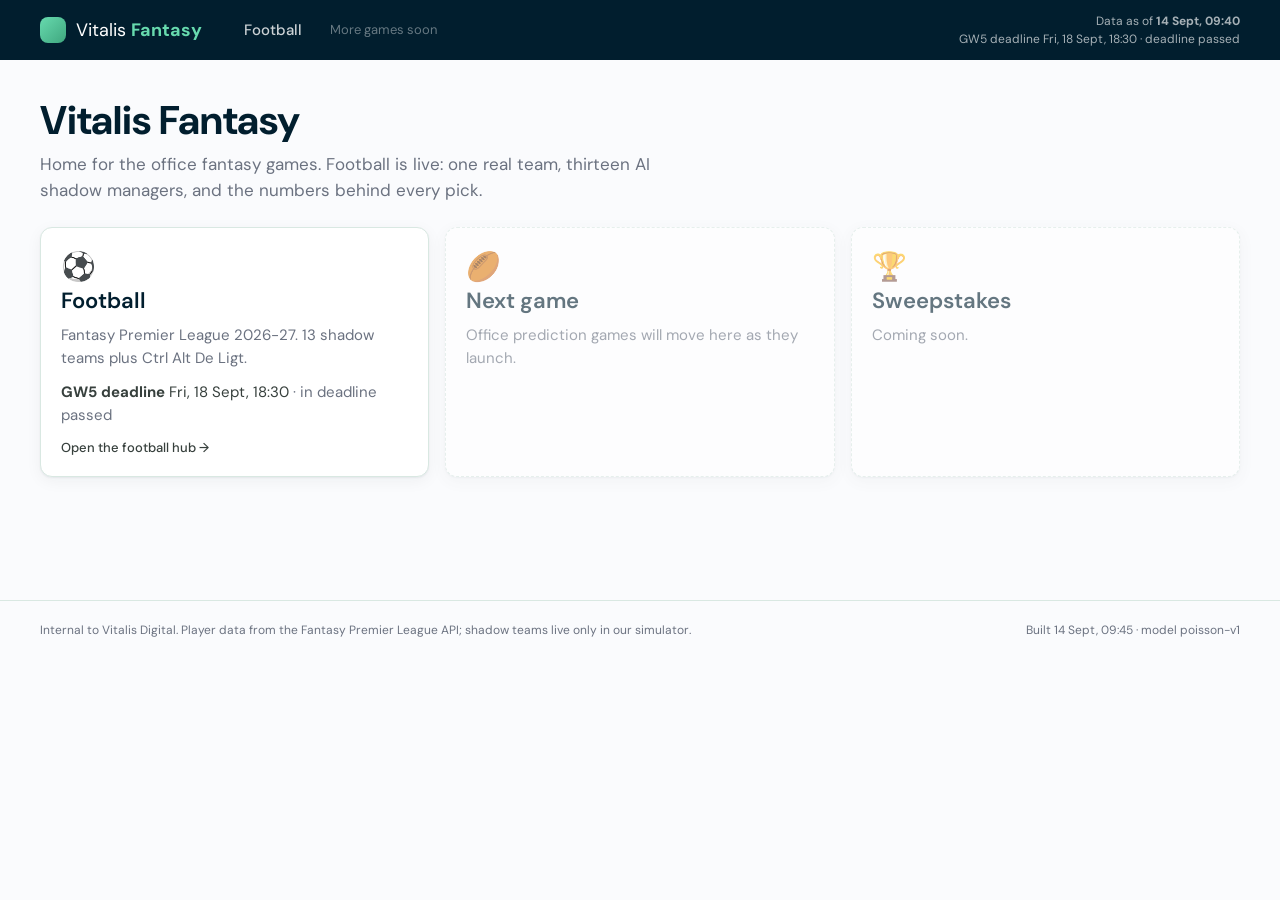
<file: index.html>
<!doctype html>
<html lang="en-GB">
<head>
<meta charset="utf-8">
<meta name="viewport" content="width=device-width, initial-scale=1">
<meta name="robots" content="noindex">
<title>Vitalis Fantasy</title>
<link rel="icon" href="./assets/favicon.svg" type="image/svg+xml">
<link rel="preconnect" href="https://fonts.googleapis.com">
<link rel="preconnect" href="https://fonts.gstatic.com" crossorigin>
<link rel="stylesheet" href="https://fonts.googleapis.com/css2?family=DM+Sans:ital,opsz,wght@0,9..40,300;0,9..40,400;0,9..40,500;0,9..40,600;0,9..40,700;1,9..40,400&display=swap">
<link rel="stylesheet" href="./assets/styles.css">
<script>window.SITE_ROOT="./";window.PAGE="hub";</script>
</head>
<body data-page="hub">
<header class="topbar">
  <div class="wrap">
    <a class="brand" href="./">
      <span class="brand-mark" aria-hidden="true"></span>
      <span class="brand-name">Vitalis <strong>Fantasy</strong></span>
    </a>
    <nav class="topnav" aria-label="Games"><a href="./football/" class="">Football</a>
      <span class="soon">More games soon</span></nav>
    <div class="freshness" id="freshness"></div>
  </div>
</header>

<main id="app" class="wrap"><p class="loading">Loading…</p></main>
<footer class="footer"><div class="wrap">
  <span>Internal to Vitalis Digital. Player data from the Fantasy Premier League API;
    shadow teams live only in our simulator.</span>
  <span id="built"></span>
</div></footer>
<script src="./assets/app.js" defer></script>
</body>
</html>
</file>
<file: assets/styles.css>
/* Vitalis Fantasy — brand tokens from clients/vitalis-digital/brand-guidelines */
:root {
  --green: #3FA77F;
  --green-dark: #2d8a65;
  --mint: #67DAAE;
  --navy: #011E2E;
  --charcoal: #37403D;
  --wash: #EBF6F2;
  --offwhite: #FAFBFD;
  --white: #FFFFFF;
  --border: #D9E8E2;
  --muted: #6B7280;
  --error: #E53E3E;
  --amber: #D97706;
  --font: 'DM Sans', system-ui, -apple-system, 'Segoe UI', Roboto, sans-serif;
  --radius: 12px;
  --shadow: 0 1px 2px rgba(1, 30, 46, 0.06), 0 4px 16px rgba(1, 30, 46, 0.05);
}
* { box-sizing: border-box; }
html { color-scheme: light; }
body {
  margin: 0;
  font-family: var(--font);
  font-size: 15px;
  line-height: 1.5;
  color: var(--charcoal);
  background: var(--offwhite);
  -webkit-font-smoothing: antialiased;
}
a { color: var(--green-dark); text-decoration: none; }
a:hover { text-decoration: underline; }
h1, h2, h3, h4 { color: var(--navy); margin: 0 0 8px; line-height: 1.2; }
h1 { font-size: 30px; font-weight: 700; }
h2 { font-size: 22px; font-weight: 600; }
h3 { font-size: 17px; font-weight: 600; }
p { margin: 0 0 12px; }
.wrap { max-width: 1240px; margin: 0 auto; padding: 0 20px; }
.muted { color: var(--muted); }
.small { font-size: 13px; }
.mono { font-family: ui-monospace, SFMono-Regular, Menlo, monospace; font-size: 12px; }
code { font-family: ui-monospace, Menlo, monospace; font-size: 13px; background: var(--wash); padding: 1px 5px; border-radius: 4px; }

/* chrome */
.topbar { background: var(--navy); color: var(--white); }
.topbar .wrap { display: flex; align-items: center; gap: 28px; min-height: 60px; flex-wrap: wrap; }
.brand { display: inline-flex; align-items: center; gap: 10px; color: var(--white); font-size: 18px; }
.brand:hover { text-decoration: none; }
.brand-mark { width: 26px; height: 26px; border-radius: 8px; background: linear-gradient(135deg, var(--mint) 0%, var(--green) 100%); display: inline-block; }
.brand-name strong { font-weight: 700; color: var(--mint); }
.topnav { display: flex; align-items: center; gap: 6px; }
.topnav a { color: rgba(255,255,255,0.8); padding: 6px 14px; border-radius: 999px; font-weight: 500; }
.topnav a.active, .topnav a:hover { color: var(--white); background: rgba(255,255,255,0.1); text-decoration: none; }
.topnav .soon { color: rgba(255,255,255,0.4); font-size: 13px; padding-left: 8px; }
.freshness { margin-left: auto; font-size: 12px; color: rgba(255,255,255,0.65); text-align: right; }
.subnav { background: var(--white); border-bottom: 1px solid var(--border); position: sticky; top: 0; z-index: 5; }
.subnav .wrap { display: flex; gap: 4px; overflow-x: auto; padding-top: 8px; padding-bottom: 8px; }
.subnav a { padding: 7px 16px; border-radius: 999px; color: var(--charcoal); font-weight: 500; white-space: nowrap; }
.subnav a.active { background: var(--green); color: var(--white); }
.subnav a:hover { text-decoration: none; background: var(--wash); }
.subnav a.active:hover { background: var(--green-dark); }
main { padding: 28px 20px 48px; min-height: 60vh; }
.footer { border-top: 1px solid var(--border); padding: 20px 0 32px; font-size: 12px; color: var(--muted); }
.footer .wrap { display: flex; justify-content: space-between; gap: 16px; flex-wrap: wrap; }
.loading { color: var(--muted); }

/* layout primitives */
.page-head { display: flex; align-items: flex-end; justify-content: space-between; gap: 16px; flex-wrap: wrap; margin-bottom: 20px; }
.page-head p { margin: 0; color: var(--muted); }
.grid { display: grid; gap: 16px; }
.grid.cols-2 { grid-template-columns: repeat(auto-fit, minmax(320px, 1fr)); }
.grid.cols-3 { grid-template-columns: repeat(auto-fit, minmax(260px, 1fr)); }
.grid.cols-4 { grid-template-columns: repeat(auto-fit, minmax(200px, 1fr)); }
.card { background: var(--white); border: 1px solid var(--border); border-radius: var(--radius); padding: 18px 20px; box-shadow: var(--shadow); }
.card.wash { background: var(--wash); border-color: transparent; box-shadow: none; }
.card h2, .card h3 { margin-bottom: 10px; }
.card .more { display: block; margin-top: 10px; font-size: 13px; font-weight: 500; }
.section { margin-top: 28px; }
.section > h2 { margin-bottom: 12px; }
.tiles { display: grid; grid-template-columns: repeat(auto-fit, minmax(140px, 1fr)); gap: 12px; }
.tile { background: var(--wash); border-radius: var(--radius); padding: 12px 14px; }
.tile .label { font-size: 12px; color: var(--muted); font-weight: 500; text-transform: uppercase; letter-spacing: 0.04em; }
.tile .value { font-size: 24px; font-weight: 700; color: var(--navy); line-height: 1.2; }
.tile .sub { font-size: 12px; color: var(--muted); }
.notice { background: var(--wash); border-left: 4px solid var(--green); border-radius: 8px; padding: 12px 16px; margin: 0 0 16px; }
.notice.warn { border-left-color: var(--amber); }
.badge { display: inline-block; padding: 2px 9px; border-radius: 999px; font-size: 12px; font-weight: 600; line-height: 1.5; background: var(--wash); color: var(--green-dark); vertical-align: middle; }
.badge.navy { background: var(--navy); color: var(--white); }
.badge.amber { background: #FEF3C7; color: #92400E; }
.badge.red { background: #FEE2E2; color: #991B1B; }
.badge.grey { background: #EEF0F2; color: var(--charcoal); }
.pill-row { display: flex; gap: 6px; flex-wrap: wrap; }
.pill { border: 1px solid var(--border); background: var(--white); color: var(--charcoal); padding: 5px 13px; border-radius: 999px; font: inherit; font-size: 13px; font-weight: 500; cursor: pointer; }
.pill:hover { background: var(--wash); }
.pill.active { background: var(--navy); color: var(--white); border-color: var(--navy); }
.btn { display: inline-block; border: 0; background: var(--green); color: var(--white); padding: 8px 18px; border-radius: 999px; font: inherit; font-weight: 600; cursor: pointer; }
.btn:hover { background: var(--green-dark); text-decoration: none; }
.btn.ghost { background: transparent; border: 1px solid var(--border); color: var(--navy); }
.btn.ghost:hover { background: var(--wash); }
.controls { display: flex; gap: 10px; flex-wrap: wrap; align-items: center; margin-bottom: 14px; }
.controls label { font-size: 13px; color: var(--muted); display: inline-flex; align-items: center; gap: 6px; }
.controls input, .controls select { font: inherit; font-size: 14px; padding: 7px 10px; border: 1px solid var(--border); border-radius: 6px; background: var(--white); color: var(--charcoal); }
.controls input[type="search"] { min-width: 200px; }
.controls input[type="number"] { width: 80px; }
details { margin-top: 12px; }
details summary { cursor: pointer; font-weight: 500; color: var(--green-dark); }
details p { margin: 8px 0; }

/* tables */
.table-wrap { overflow-x: auto; border: 1px solid var(--border); border-radius: var(--radius); background: var(--white); }
table.data { border-collapse: collapse; width: 100%; font-size: 14px; }
table.data th, table.data td { padding: 8px 10px; text-align: left; border-bottom: 1px solid #EEF3F1; white-space: nowrap; }
table.data th { background: var(--wash); color: var(--navy); font-weight: 600; font-size: 12px; text-transform: uppercase; letter-spacing: 0.03em; position: sticky; top: 0; z-index: 1; }
table.data th.sortable { cursor: pointer; user-select: none; }
table.data th.sortable:hover { background: #DDEFE7; }
table.data th.sorted::after { content: ' ▾'; color: var(--green-dark); }
table.data th.sorted.asc::after { content: ' ▴'; }
table.data td.num, table.data th.num { text-align: right; font-variant-numeric: tabular-nums; }
table.data tbody tr:nth-child(even) { background: #FBFDFC; }
table.data tbody tr:hover { background: var(--wash); }
table.data tbody tr.clickable { cursor: pointer; }
table.data tbody tr.highlight { background: #E3F5EC; }
table.data td .sub { display: block; font-size: 12px; color: var(--muted); }
.table-foot { display: flex; justify-content: space-between; align-items: center; padding: 8px 12px; font-size: 13px; color: var(--muted); border-top: 1px solid var(--border); }
.bar { display: inline-block; height: 8px; border-radius: 4px; background: linear-gradient(90deg, var(--mint), var(--green)); vertical-align: middle; margin-right: 6px; }
.bar-cell { display: inline-flex; align-items: center; gap: 4px; min-width: 110px; }

/* FDR + status */
.fdr { display: inline-block; min-width: 46px; text-align: center; padding: 3px 6px; border-radius: 6px; font-size: 12px; font-weight: 600; }
.fdr-1 { background: #1F6B3A; color: #fff; }
.fdr-2 { background: #3FA77F; color: #fff; }
.fdr-3 { background: #E5E7EB; color: var(--charcoal); }
.fdr-4 { background: #F4A09A; color: var(--navy); }
.fdr-5 { background: #B91C1C; color: #fff; }
.fdr-blank { background: transparent; color: var(--muted); border: 1px dashed var(--border); }
.status-a { color: var(--green-dark); }
.status-d { color: var(--amber); font-weight: 600; }
.status-i, .status-s, .status-u, .status-n { color: var(--error); font-weight: 600; }

/* pitch */
.pitch { background: linear-gradient(180deg, #2f8f63 0%, #256f4d 100%); border-radius: var(--radius); padding: 18px 10px 12px; color: #fff; position: relative; }
.pitch .row { display: flex; justify-content: center; gap: 8px; margin-bottom: 12px; flex-wrap: wrap; }
.pitch .row:last-child { margin-bottom: 0; }
.pitch .bench-label { font-size: 11px; text-transform: uppercase; letter-spacing: 0.08em; opacity: 0.8; text-align: center; margin: 4px 0 8px; border-top: 1px dashed rgba(255,255,255,0.4); padding-top: 8px; }
.shirt { width: 96px; background: rgba(255,255,255,0.96); color: var(--navy); border-radius: 8px; padding: 6px 6px 5px; text-align: center; font-size: 12px; position: relative; cursor: pointer; }
.shirt:hover { outline: 2px solid var(--mint); }
.shirt .name { font-weight: 600; white-space: nowrap; overflow: hidden; text-overflow: ellipsis; }
.shirt .club { color: var(--muted); font-size: 11px; }
.shirt .pts { font-weight: 700; font-size: 14px; }
.shirt .sub { font-size: 11px; color: var(--muted); }
.shirt .cap { position: absolute; top: -7px; right: -6px; width: 20px; height: 20px; border-radius: 50%; background: var(--navy); color: #fff; font-size: 10px; font-weight: 700; line-height: 20px; }
.shirt .cap.vc { background: var(--muted); }
.shirt.out { opacity: 0.55; }
.shirt.flag::before { content: ''; position: absolute; top: -5px; left: -5px; width: 12px; height: 12px; border-radius: 50%; background: var(--error); border: 2px solid #fff; }
.shirt.flag-d::before { background: var(--amber); }

/* drawer */
.drawer-backdrop { position: fixed; inset: 0; background: rgba(1,30,46,0.35); z-index: 20; }
.drawer { position: fixed; top: 0; right: 0; bottom: 0; width: min(560px, 100%); background: var(--white); z-index: 21; overflow-y: auto; padding: 20px 24px 40px; box-shadow: -8px 0 32px rgba(1,30,46,0.15); }
.drawer .close { position: absolute; top: 12px; right: 14px; border: 0; background: var(--wash); border-radius: 999px; width: 32px; height: 32px; font-size: 18px; cursor: pointer; }
.drawer .head { display: flex; gap: 16px; align-items: center; margin-bottom: 14px; }
.drawer .head img { width: 84px; height: 107px; object-fit: cover; border-radius: 8px; background: var(--wash); }
.kv { display: grid; grid-template-columns: 1fr 1fr; gap: 4px 16px; font-size: 13px; margin-bottom: 14px; }
.kv div { display: flex; justify-content: space-between; gap: 8px; border-bottom: 1px solid #EEF3F1; padding: 3px 0; }
.kv div span:first-child { color: var(--muted); }
.kv div span:last-child { font-weight: 500; text-align: right; }
pre.raw { background: var(--navy); color: #E6FFF4; padding: 12px; border-radius: 8px; font-size: 11px; overflow: auto; max-height: 420px; }

/* hub */
.hero { padding: 36px 0 12px; }
.hero h1 { font-size: 40px; }
.hero p { font-size: 17px; color: var(--muted); max-width: 640px; }
.game-card { display: block; color: inherit; }
.game-card:hover { text-decoration: none; transform: translateY(-2px); border-color: var(--green); }
.game-card.soon { opacity: 0.6; border-style: dashed; }
.game-card .icon { font-size: 28px; }
.deadline { background: var(--navy); color: #fff; border-radius: var(--radius); padding: 16px 20px; display: flex; gap: 24px; align-items: center; flex-wrap: wrap; margin-bottom: 20px; }
.deadline .big { font-size: 22px; font-weight: 700; color: var(--mint); }
.deadline .muted { color: rgba(255,255,255,0.7); }

/* ticker */
.ticker td.cell { padding: 4px 4px; }
.ticker .fdr { min-width: 56px; display: block; }
.ticker .fdr small { display: block; font-weight: 400; font-size: 10px; opacity: 0.85; }

@media (max-width: 720px) {
  h1 { font-size: 24px; }
  .hero h1 { font-size: 30px; }
  .freshness { display: none; }
  main { padding: 20px 14px 40px; }
  .shirt { width: 78px; font-size: 11px; }
  .kv { grid-template-columns: 1fr; }
}
</file>
